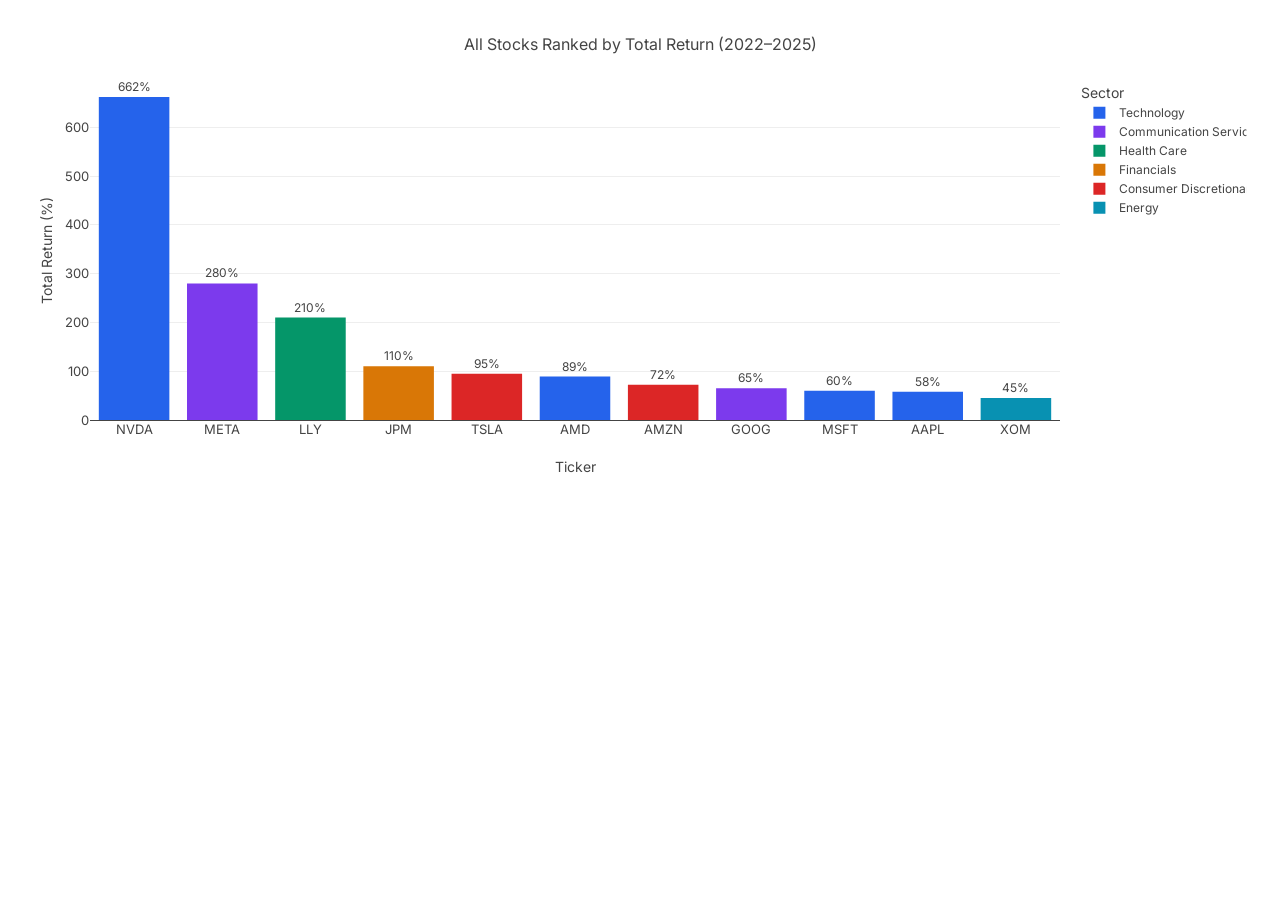
<file: visual2.html>
<!DOCTYPE html>
<html lang="en">
<head>
  <meta charset="UTF-8" />
  <title>Top Stocks by Total Return</title>
  <script src="https://cdn.plot.ly/plotly-2.27.0.min.js"></script>
  <link href="https://fonts.googleapis.com/css2?family=Inter:wght@400;600&display=swap" rel="stylesheet">
  <style>
    body {
      font-family: "Inter", sans-serif;
      margin: 20px;
      background: white;
      color: #111827;
    }
    #chart { width: 100%; height: 460px; }
  </style>
</head>
<body>
  <div id="chart"></div>

  <script>
    const allStocks = [
      { ticker: "NVDA", name: "NVIDIA",         sector: "Technology",              ret: 662 },
      { ticker: "META", name: "Meta",            sector: "Communication Services",  ret: 280 },
      { ticker: "LLY",  name: "Eli Lilly",       sector: "Health Care",             ret: 210 },
      { ticker: "JPM",  name: "JPMorgan Chase",  sector: "Financials",              ret: 110 },
      { ticker: "TSLA", name: "Tesla",           sector: "Consumer Discretionary",  ret: 95  },
      { ticker: "AMD",  name: "AMD",             sector: "Technology",              ret: 89  },
      { ticker: "AMZN", name: "Amazon",          sector: "Consumer Discretionary",  ret: 72  },
      { ticker: "GOOG", name: "Alphabet",        sector: "Communication Services",  ret: 65  },
      { ticker: "MSFT", name: "Microsoft",       sector: "Technology",              ret: 60  },
      { ticker: "AAPL", name: "Apple",           sector: "Technology",              ret: 58  },
      { ticker: "XOM",  name: "Exxon Mobil",     sector: "Energy",                  ret: 45  }
    ];

    const sectorColors = {
      "Technology":             "#2563eb",
      "Communication Services": "#7c3aed",
      "Health Care":            "#059669",
      "Financials":             "#d97706",
      "Consumer Discretionary": "#dc2626",
      "Energy":                 "#0891b2"
    };

    const sorted = [...allStocks].sort((a, b) => b.ret - a.ret);

    // One trace per sector for proper legend
    const sectors = [...new Set(sorted.map(s => s.sector))];
    const traces = sectors.map(sector => {
      const stocks = sorted.filter(s => s.sector === sector);
      return {
        type: "bar",
        name: sector,
        x: stocks.map(s => s.ticker),
        y: stocks.map(s => s.ret),
        text: stocks.map(s => `${s.ret}%`),
        textposition: "outside",
        marker: { color: sectorColors[sector], line: { width: 0 } },
        hovertemplate: "<b>%{x} — %{customdata[0]}</b><br>Sector: " + sector + "<br>Total Return: <b>%{y}%</b><extra></extra>",
        customdata: stocks.map(s => [s.name])
      };
    });

    const layout = {
      title: {
        text: "All Stocks Ranked by Total Return (2022–2025)",
        font: { size: 16, family: "Inter" }
      },
      xaxis: {
        title: "Ticker",
        tickfont: { size: 13 },
        categoryorder: "array",
        categoryarray: sorted.map(s => s.ticker)
      },
      yaxis: {
        title: "Total Return (%)",
        tickfont: { size: 13 },
        rangemode: "tozero"
      },
      legend: {
        title: { text: "Sector" },
        orientation: "v",
        x: 1.02,
        y: 1
      },
      plot_bgcolor: "white",
      paper_bgcolor: "white",
      margin: { t: 60, r: 200, b: 60, l: 70 },
      font: { family: "Inter" },
      barmode: "group"
    };

    Plotly.newPlot("chart", traces, layout, { responsive: true, displayModeBar: false });
  </script>
</body>
</html>
</file>
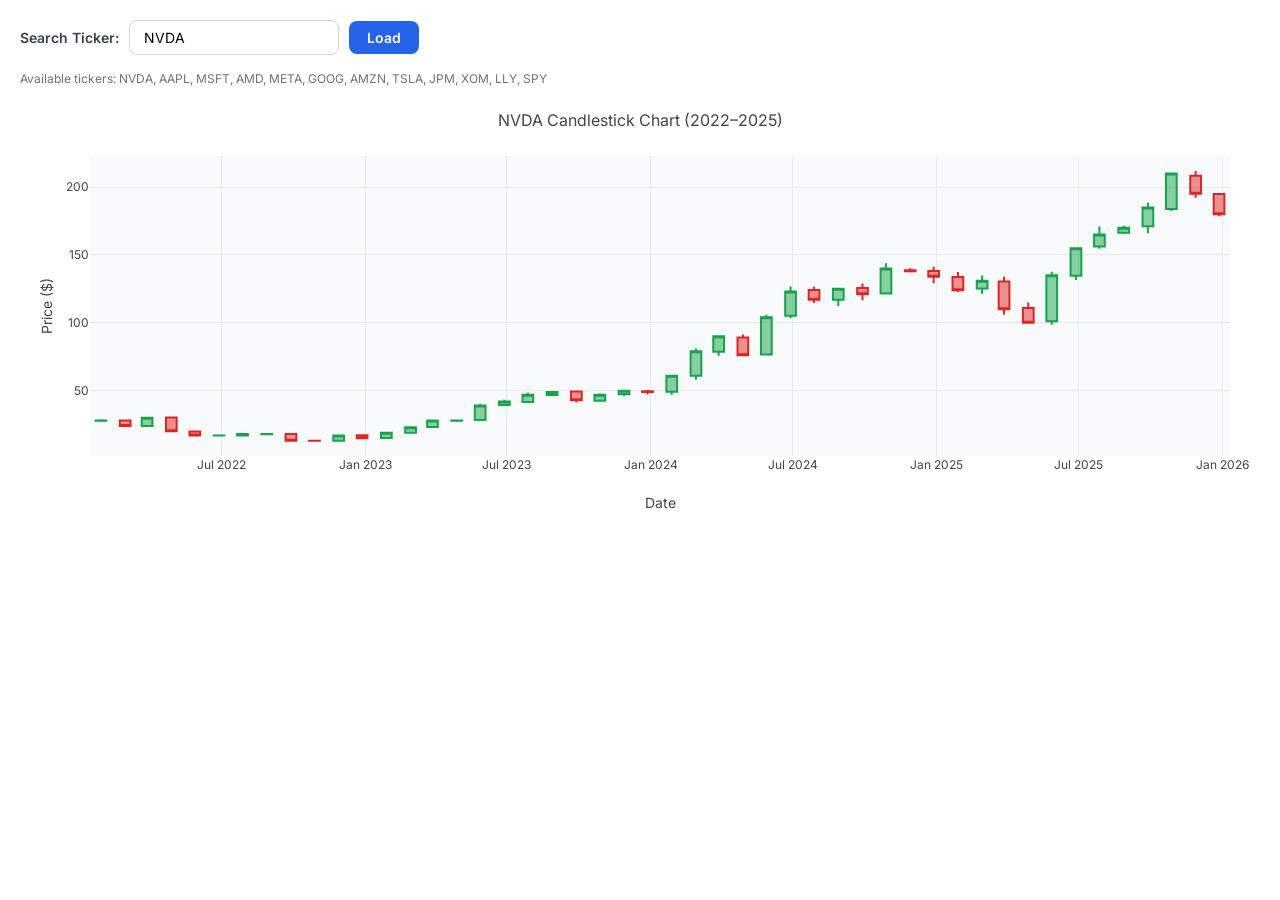
<file: visual3.html>
<!DOCTYPE html>
<html lang="en">
<head>
  <meta charset="UTF-8" />
  <title>Stock Explorer</title>
  <script src="https://cdn.plot.ly/plotly-2.27.0.min.js"></script>
  <link href="https://fonts.googleapis.com/css2?family=Inter:wght@400;600&display=swap" rel="stylesheet">
  <style>
    body {
      font-family: "Inter", sans-serif;
      margin: 20px;
      background: white;
      color: #111827;
    }

    .controls {
      display: flex;
      align-items: center;
      gap: 10px;
      margin-bottom: 16px;
      flex-wrap: wrap;
    }

    label {
      font-weight: 600;
      font-size: 14px;
      color: #374151;
    }

    .search-wrapper {
      position: relative;
    }

    input[type="text"] {
      padding: 8px 14px;
      border: 1px solid #d1d5db;
      border-radius: 8px;
      font-size: 14px;
      font-family: "Inter", sans-serif;
      width: 180px;
      text-transform: uppercase;
    }

    input[type="text"]:focus {
      outline: none;
      border-color: #38bdf8;
    }

    .dropdown {
      position: absolute;
      top: 100%;
      left: 0;
      background: white;
      border: 1px solid #d1d5db;
      border-radius: 8px;
      width: 200px;
      max-height: 200px;
      overflow-y: auto;
      z-index: 100;
      box-shadow: 0 4px 12px rgba(0,0,0,0.1);
      display: none;
    }

    .dropdown-item {
      padding: 8px 14px;
      cursor: pointer;
      font-size: 13px;
    }

    .dropdown-item:hover {
      background: #f0f9ff;
      color: #0284c7;
    }

    button {
      padding: 8px 18px;
      background: #2563eb;
      color: white;
      border: none;
      border-radius: 8px;
      font-size: 14px;
      font-family: "Inter", sans-serif;
      cursor: pointer;
      font-weight: 600;
    }

    button:hover {
      background: #1d4ed8;
    }

    #chart {
      width: 100%;
      height: 420px;
    }

    #error {
      color: #dc2626;
      font-size: 13px;
      display: none;
      margin-top: 4px;
    }

    .available {
      font-size: 12px;
      color: #6b7280;
      margin-bottom: 10px;
    }
  </style>
</head>
<body>

  <div class="controls">
    <label>Search Ticker:</label>
    <div class="search-wrapper">
      <input type="text" id="tickerInput" placeholder="e.g. NVDA" value="NVDA" autocomplete="off" />
      <div class="dropdown" id="dropdown"></div>
    </div>
    <button onclick="loadTicker()">Load</button>
  </div>

  <div id="error">Ticker not found. Available: NVDA, AAPL, MSFT, AMD, META, GOOG, AMZN, TSLA, JPM, XOM, LLY, SPY</div>
  <p class="available">Available tickers: NVDA, AAPL, MSFT, AMD, META, GOOG, AMZN, TSLA, JPM, XOM, LLY, SPY</p>

  <div id="chart"></div>

  <script>
    const TICKERS = ["NVDA","AAPL","MSFT","AMD","META","GOOG","AMZN","TSLA","JPM","XOM","LLY","SPY"];
    let currentTicker = "NVDA";

    const monthlyClose = {
      "NVDA": [
        [2022,1,28],[2022,2,24],[2022,3,30],[2022,4,20],[2022,5,17],[2022,6,17],
        [2022,7,18],[2022,8,18],[2022,9,13],[2022,10,13],[2022,11,17],[2022,12,15],
        [2023,1,19],[2023,2,23],[2023,3,28],[2023,4,28],[2023,5,39],[2023,6,42],
        [2023,7,47],[2023,8,49],[2023,9,43],[2023,10,47],[2023,11,50],[2023,12,49],
        [2024,1,61],[2024,2,79],[2024,3,90],[2024,4,76],[2024,5,104],[2024,6,123],
        [2024,7,117],[2024,8,125],[2024,9,121],[2024,10,140],[2024,11,138],[2024,12,134],
        [2025,1,124],[2025,2,131],[2025,3,110],[2025,4,100],[2025,5,135],[2025,6,155],
        [2025,7,165],[2025,8,170],[2025,9,185],[2025,10,210],[2025,11,195],[2025,12,180]
      ],
      "AAPL": [
        [2022,1,174],[2022,2,165],[2022,3,178],[2022,4,158],[2022,5,149],[2022,6,136],
        [2022,7,162],[2022,8,174],[2022,9,150],[2022,10,153],[2022,11,148],[2022,12,130],
        [2023,1,144],[2023,2,147],[2023,3,160],[2023,4,169],[2023,5,177],[2023,6,189],
        [2023,7,191],[2023,8,187],[2023,9,171],[2023,10,170],[2023,11,191],[2023,12,193],
        [2024,1,184],[2024,2,182],[2024,3,171],[2024,4,170],[2024,5,192],[2024,6,210],
        [2024,7,218],[2024,8,226],[2024,9,233],[2024,10,225],[2024,11,237],[2024,12,248],
        [2025,1,242],[2025,2,241],[2025,3,220],[2025,4,200],[2025,5,215],[2025,6,225],
        [2025,7,235],[2025,8,230],[2025,9,240],[2025,10,250],[2025,11,248],[2025,12,245]
      ],
      "MSFT": [
        [2022,1,296],[2022,2,290],[2022,3,309],[2022,4,277],[2022,5,262],[2022,6,247],
        [2022,7,272],[2022,8,283],[2022,9,234],[2022,10,232],[2022,11,241],[2022,12,239],
        [2023,1,252],[2023,2,255],[2023,3,288],[2023,4,307],[2023,5,328],[2023,6,340],
        [2023,7,337],[2023,8,329],[2023,9,315],[2023,10,330],[2023,11,378],[2023,12,375],
        [2024,1,397],[2024,2,415],[2024,3,420],[2024,4,390],[2024,5,430],[2024,6,446],
        [2024,7,441],[2024,8,424],[2024,9,441],[2024,10,432],[2024,11,423],[2024,12,420],
        [2025,1,435],[2025,2,399],[2025,3,370],[2025,4,380],[2025,5,400],[2025,6,415],
        [2025,7,420],[2025,8,425],[2025,9,430],[2025,10,440],[2025,11,450],[2025,12,455]
      ],
      "AMD": [
        [2022,1,128],[2022,2,119],[2022,3,120],[2022,4,94],[2022,5,89],[2022,6,80],
        [2022,7,96],[2022,8,96],[2022,9,68],[2022,10,58],[2022,11,73],[2022,12,65],
        [2023,1,75],[2023,2,83],[2023,3,97],[2023,4,100],[2023,5,124],[2023,6,115],
        [2023,7,117],[2023,8,107],[2023,9,101],[2023,10,101],[2023,11,121],[2023,12,147],
        [2024,1,175],[2024,2,177],[2024,3,193],[2024,4,149],[2024,5,157],[2024,6,169],
        [2024,7,148],[2024,8,143],[2024,9,163],[2024,10,170],[2024,11,133],[2024,12,122],
        [2025,1,110],[2025,2,100],[2025,3,95],[2025,4,90],[2025,5,105],[2025,6,115],
        [2025,7,120],[2025,8,115],[2025,9,125],[2025,10,130],[2025,11,128],[2025,12,122]
      ],
      "META": [
        [2022,1,308],[2022,2,211],[2022,3,225],[2022,4,179],[2022,5,190],[2022,6,158],
        [2022,7,168],[2022,8,176],[2022,9,134],[2022,10,100],[2022,11,112],[2022,12,120],
        [2023,1,148],[2023,2,183],[2023,3,213],[2023,4,238],[2023,5,261],[2023,6,286],
        [2023,7,317],[2023,8,296],[2023,9,300],[2023,10,301],[2023,11,340],[2023,12,353],
        [2024,1,394],[2024,2,485],[2024,3,519],[2024,4,441],[2024,5,477],[2024,6,502],
        [2024,7,528],[2024,8,530],[2024,9,575],[2024,10,583],[2024,11,573],[2024,12,590],
        [2025,1,700],[2025,2,640],[2025,3,580],[2025,4,530],[2025,5,610],[2025,6,650],
        [2025,7,670],[2025,8,660],[2025,9,680],[2025,10,710],[2025,11,700],[2025,12,690]
      ],
      "GOOG": [
        [2022,1,137],[2022,2,135],[2022,3,140],[2022,4,115],[2022,5,112],[2022,6,110],
        [2022,7,120],[2022,8,118],[2022,9,100],[2022,10,96],[2022,11,99],[2022,12,88],
        [2023,1,97],[2023,2,94],[2023,3,104],[2023,4,107],[2023,5,126],[2023,6,129],
        [2023,7,132],[2023,8,130],[2023,9,132],[2023,10,140],[2023,11,135],[2023,12,140],
        [2024,1,153],[2024,2,170],[2024,3,157],[2024,4,162],[2024,5,175],[2024,6,178],
        [2024,7,178],[2024,8,165],[2024,9,168],[2024,10,182],[2024,11,175],[2024,12,190],
        [2025,1,200],[2025,2,195],[2025,3,155],[2025,4,150],[2025,5,170],[2025,6,180],
        [2025,7,185],[2025,8,182],[2025,9,188],[2025,10,195],[2025,11,192],[2025,12,188]
      ],
      "AMZN": [
        [2022,1,167],[2022,2,150],[2022,3,155],[2022,4,116],[2022,5,110],[2022,6,108],
        [2022,7,134],[2022,8,138],[2022,9,115],[2022,10,105],[2022,11,96],[2022,12,84],
        [2023,1,103],[2023,2,97],[2023,3,103],[2023,4,106],[2023,5,123],[2023,6,130],
        [2023,7,131],[2023,8,133],[2023,9,127],[2023,10,133],[2023,11,148],[2023,12,153],
        [2024,1,171],[2024,2,179],[2024,3,181],[2024,4,176],[2024,5,183],[2024,6,192],
        [2024,7,186],[2024,8,186],[2024,9,196],[2024,10,205],[2024,11,213],[2024,12,225],
        [2025,1,232],[2025,2,210],[2025,3,190],[2025,4,175],[2025,5,198],[2025,6,215],
        [2025,7,220],[2025,8,218],[2025,9,225],[2025,10,235],[2025,11,230],[2025,12,228]
      ],
      "TSLA": [
        [2022,1,312],[2022,2,290],[2022,3,360],[2022,4,290],[2022,5,252],[2022,6,224],
        [2022,7,298],[2022,8,300],[2022,9,265],[2022,10,200],[2022,11,181],[2022,12,123],
        [2023,1,161],[2023,2,188],[2023,3,207],[2023,4,160],[2023,5,203],[2023,6,262],
        [2023,7,274],[2023,8,245],[2023,9,250],[2023,10,200],[2023,11,234],[2023,12,248],
        [2024,1,184],[2024,2,200],[2024,3,175],[2024,4,147],[2024,5,178],[2024,6,197],
        [2024,7,232],[2024,8,215],[2024,9,249],[2024,10,250],[2024,11,352],[2024,12,404],
        [2025,1,390],[2025,2,330],[2025,3,276],[2025,4,250],[2025,5,310],[2025,6,340],
        [2025,7,350],[2025,8,345],[2025,9,360],[2025,10,380],[2025,11,370],[2025,12,360]
      ],
      "JPM": [
        [2022,1,163],[2022,2,158],[2022,3,140],[2022,4,126],[2022,5,119],[2022,6,111],
        [2022,7,118],[2022,8,120],[2022,9,108],[2022,10,120],[2022,11,131],[2022,12,134],
        [2023,1,140],[2023,2,140],[2023,3,128],[2023,4,138],[2023,5,138],[2023,6,147],
        [2023,7,155],[2023,8,148],[2023,9,148],[2023,10,143],[2023,11,163],[2023,12,170],
        [2024,1,169],[2024,2,188],[2024,3,205],[2024,4,191],[2024,5,207],[2024,6,210],
        [2024,7,219],[2024,8,221],[2024,9,225],[2024,10,226],[2024,11,248],[2024,12,241],
        [2025,1,254],[2025,2,260],[2025,3,240],[2025,4,230],[2025,5,255],[2025,6,270],
        [2025,7,275],[2025,8,272],[2025,9,280],[2025,10,290],[2025,11,285],[2025,12,280]
      ],
      "XOM": [
        [2022,1,82],[2022,2,88],[2022,3,88],[2022,4,88],[2022,5,97],[2022,6,90],
        [2022,7,90],[2022,8,97],[2022,9,95],[2022,10,113],[2022,11,111],[2022,12,110],
        [2023,1,113],[2023,2,111],[2023,3,105],[2023,4,106],[2023,5,109],[2023,6,105],
        [2023,7,107],[2023,8,112],[2023,9,117],[2023,10,107],[2023,11,105],[2023,12,101],
        [2024,1,104],[2024,2,107],[2024,3,118],[2024,4,118],[2024,5,118],[2024,6,112],
        [2024,7,112],[2024,8,118],[2024,9,119],[2024,10,120],[2024,11,117],[2024,12,110],
        [2025,1,114],[2025,2,112],[2025,3,108],[2025,4,105],[2025,5,112],[2025,6,115],
        [2025,7,118],[2025,8,116],[2025,9,120],[2025,10,122],[2025,11,120],[2025,12,118]
      ],
      "LLY": [
        [2022,1,268],[2022,2,266],[2022,3,289],[2022,4,296],[2022,5,300],[2022,6,280],
        [2022,7,302],[2022,8,320],[2022,9,302],[2022,10,337],[2022,11,358],[2022,12,374],
        [2023,1,378],[2023,2,342],[2023,3,351],[2023,4,390],[2023,5,432],[2023,6,465],
        [2023,7,490],[2023,8,530],[2023,9,582],[2023,10,600],[2023,11,591],[2023,12,582],
        [2024,1,638],[2024,2,768],[2024,3,790],[2024,4,700],[2024,5,830],[2024,6,895],
        [2024,7,870],[2024,8,920],[2024,9,880],[2024,10,837],[2024,11,803],[2024,12,790],
        [2025,1,830],[2025,2,820],[2025,3,800],[2025,4,780],[2025,5,810],[2025,6,835],
        [2025,7,850],[2025,8,840],[2025,9,860],[2025,10,875],[2025,11,870],[2025,12,860]
      ],
      "SPY": [
        [2022,1,452],[2022,2,437],[2022,3,452],[2022,4,414],[2022,5,412],[2022,6,381],
        [2022,7,413],[2022,8,411],[2022,9,362],[2022,10,387],[2022,11,401],[2022,12,382],
        [2023,1,412],[2023,2,397],[2023,3,413],[2023,4,415],[2023,5,421],[2023,6,447],
        [2023,7,455],[2023,8,439],[2023,9,427],[2023,10,419],[2023,11,455],[2023,12,476],
        [2024,1,490],[2024,2,511],[2024,3,523],[2024,4,500],[2024,5,530],[2024,6,546],
        [2024,7,554],[2024,8,561],[2024,9,572],[2024,10,571],[2024,11,600],[2024,12,590],
        [2025,1,596],[2025,2,580],[2025,3,549],[2025,4,510],[2025,5,565],[2025,6,600],
        [2025,7,610],[2025,8,605],[2025,9,620],[2025,10,635],[2025,11,628],[2025,12,620]
      ]
    };

    function generateOHLC(ticker) {
      const closes = monthlyClose[ticker];
      return closes.map(([y, m, c], i) => {
        const prev = i > 0 ? closes[i - 1][2] : c;
        const noise = c * 0.04;
        const open = prev + (Math.random() - 0.5) * noise * 0.5;
        const high = Math.max(open, c) + Math.random() * noise;
        const low = Math.min(open, c) - Math.random() * noise;
        const date = `${y}-${String(m).padStart(2, "0")}-28`;
        return {
          date,
          open: +open.toFixed(2),
          high: +high.toFixed(2),
          low: +low.toFixed(2),
          close: c
        };
      });
    }

    function renderCandle(ticker) {
      const ohlc = generateOHLC(ticker);

      const trace = {
        type: "candlestick",
        x: ohlc.map(d => d.date),
        open: ohlc.map(d => d.open),
        high: ohlc.map(d => d.high),
        low: ohlc.map(d => d.low),
        close: ohlc.map(d => d.close),
        increasing: { line: { color: "#16a34a" } },
        decreasing: { line: { color: "#dc2626" } }
      };

      const layout = {
        title: { text: `${ticker} Candlestick Chart (2022–2025)`, font: { size: 16, family: "Inter" } },
        xaxis: { title: "Date", rangeslider: { visible: false } },
        yaxis: { title: "Price ($)" },
        plot_bgcolor: "#f8fafc",
        paper_bgcolor: "white",
        margin: { t: 60, r: 30, b: 60, l: 70 },
        font: { family: "Inter" }
      };

      Plotly.newPlot("chart", [trace], layout, { responsive: true });
    }

    function loadTicker() {
      const val = document.getElementById("tickerInput").value.trim().toUpperCase();
      const err = document.getElementById("error");

      if (!TICKERS.includes(val)) {
        err.style.display = "block";
        return;
      }

      err.style.display = "none";
      currentTicker = val;
      renderCandle(val);
    }

    const input = document.getElementById("tickerInput");
    const dropdown = document.getElementById("dropdown");

    input.addEventListener("input", () => {
      const q = input.value.toUpperCase();
      const matches = TICKERS.filter(t => t.startsWith(q));

      if (matches.length && q.length > 0) {
        dropdown.innerHTML = matches.map(t =>
          `<div class="dropdown-item" onclick="selectTicker('${t}')">${t}</div>`
        ).join("");
        dropdown.style.display = "block";
      } else {
        dropdown.style.display = "none";
      }
    });

    input.addEventListener("keydown", e => {
      if (e.key === "Enter") {
        loadTicker();
        dropdown.style.display = "none";
      }
    });

    document.addEventListener("click", e => {
      if (!e.target.closest(".search-wrapper")) dropdown.style.display = "none";
    });

    function selectTicker(t) {
      input.value = t;
      dropdown.style.display = "none";
      currentTicker = t;
      renderCandle(t);
    }

    renderCandle("NVDA");
  </script>
</body>
</html>
</file>
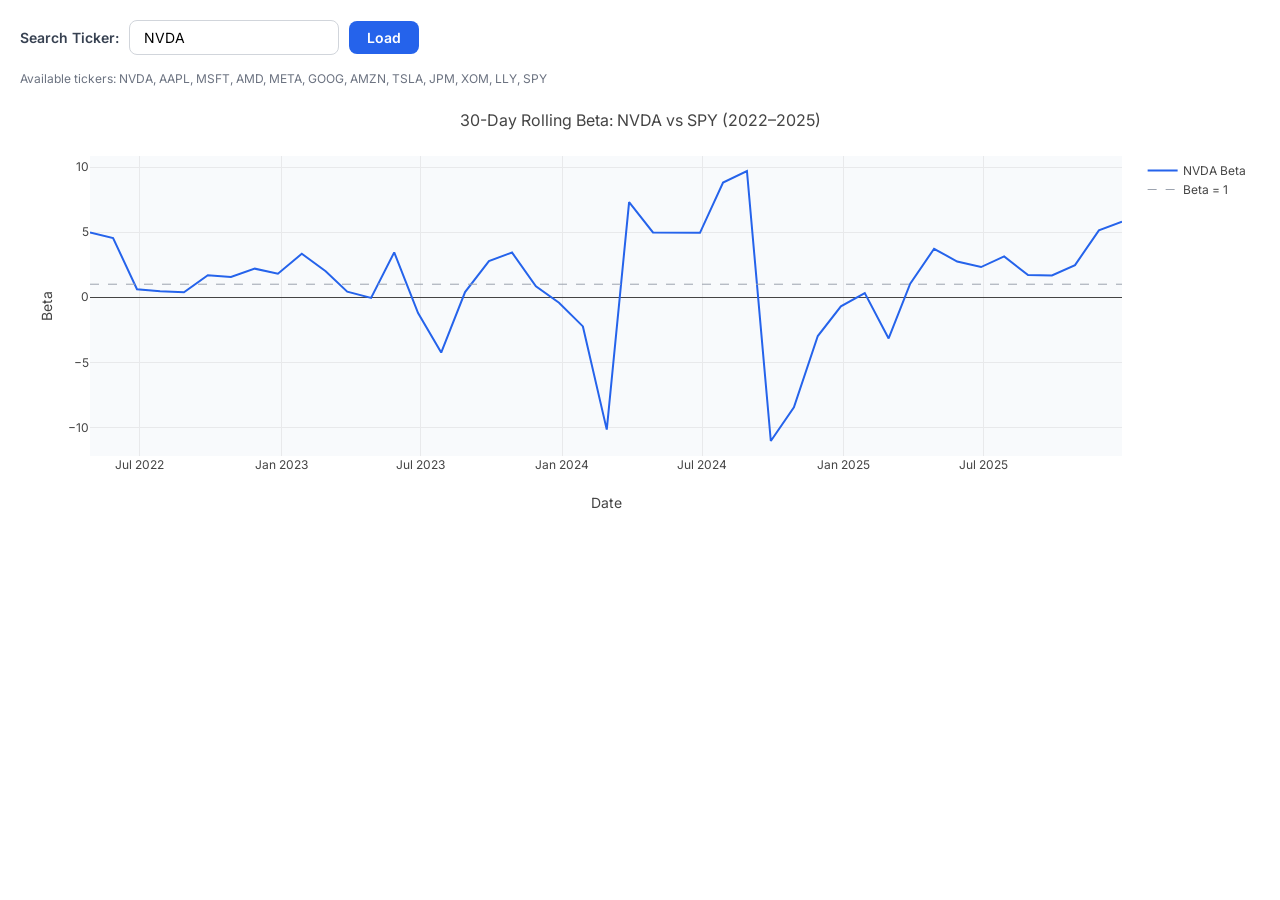
<file: visual4.html>
<!DOCTYPE html>
<html lang="en">
<head>
  <meta charset="UTF-8" />
  <title>Stock Explorer</title>
  <script src="https://cdn.plot.ly/plotly-2.27.0.min.js"></script>
  <link href="https://fonts.googleapis.com/css2?family=Inter:wght@400;600&display=swap" rel="stylesheet">
  <style>
    body {
      font-family: "Inter", sans-serif;
      margin: 20px;
      background: white;
      color: #111827;
    }

    .controls {
      display: flex;
      align-items: center;
      gap: 10px;
      margin-bottom: 16px;
      flex-wrap: wrap;
    }

    label {
      font-weight: 600;
      font-size: 14px;
      color: #374151;
    }

    .search-wrapper {
      position: relative;
    }

    input[type="text"] {
      padding: 8px 14px;
      border: 1px solid #d1d5db;
      border-radius: 8px;
      font-size: 14px;
      font-family: "Inter", sans-serif;
      width: 180px;
      text-transform: uppercase;
    }

    input[type="text"]:focus {
      outline: none;
      border-color: #38bdf8;
    }

    .dropdown {
      position: absolute;
      top: 100%;
      left: 0;
      background: white;
      border: 1px solid #d1d5db;
      border-radius: 8px;
      width: 200px;
      max-height: 200px;
      overflow-y: auto;
      z-index: 100;
      box-shadow: 0 4px 12px rgba(0,0,0,0.1);
      display: none;
    }

    .dropdown-item {
      padding: 8px 14px;
      cursor: pointer;
      font-size: 13px;
    }

    .dropdown-item:hover {
      background: #f0f9ff;
      color: #0284c7;
    }

    button {
      padding: 8px 18px;
      background: #2563eb;
      color: white;
      border: none;
      border-radius: 8px;
      font-size: 14px;
      font-family: "Inter", sans-serif;
      cursor: pointer;
      font-weight: 600;
    }

    button:hover {
      background: #1d4ed8;
    }

    #chart {
      width: 100%;
      height: 420px;
    }

    #error {
      color: #dc2626;
      font-size: 13px;
      display: none;
      margin-top: 4px;
    }

    .available {
      font-size: 12px;
      color: #6b7280;
      margin-bottom: 10px;
    }
  </style>
</head>
<body>

  <div class="controls">
    <label>Search Ticker:</label>
    <div class="search-wrapper">
      <input type="text" id="tickerInput" placeholder="e.g. NVDA" value="NVDA" autocomplete="off" />
      <div class="dropdown" id="dropdown"></div>
    </div>
    <button onclick="loadTicker()">Load</button>
  </div>

  <div id="error">Ticker not found. Available: NVDA, AAPL, MSFT, AMD, META, GOOG, AMZN, TSLA, JPM, XOM, LLY, SPY</div>
  <p class="available">Available tickers: NVDA, AAPL, MSFT, AMD, META, GOOG, AMZN, TSLA, JPM, XOM, LLY, SPY</p>

  <div id="chart"></div>

  <script>
    const TICKERS = ["NVDA","AAPL","MSFT","AMD","META","GOOG","AMZN","TSLA","JPM","XOM","LLY","SPY"];
    let currentTicker = "NVDA";

    const monthlyClose = {
      "NVDA": [
        [2022,1,28],[2022,2,24],[2022,3,30],[2022,4,20],[2022,5,17],[2022,6,17],
        [2022,7,18],[2022,8,18],[2022,9,13],[2022,10,13],[2022,11,17],[2022,12,15],
        [2023,1,19],[2023,2,23],[2023,3,28],[2023,4,28],[2023,5,39],[2023,6,42],
        [2023,7,47],[2023,8,49],[2023,9,43],[2023,10,47],[2023,11,50],[2023,12,49],
        [2024,1,61],[2024,2,79],[2024,3,90],[2024,4,76],[2024,5,104],[2024,6,123],
        [2024,7,117],[2024,8,125],[2024,9,121],[2024,10,140],[2024,11,138],[2024,12,134],
        [2025,1,124],[2025,2,131],[2025,3,110],[2025,4,100],[2025,5,135],[2025,6,155],
        [2025,7,165],[2025,8,170],[2025,9,185],[2025,10,210],[2025,11,195],[2025,12,180]
      ],
      "AAPL": [
        [2022,1,174],[2022,2,165],[2022,3,178],[2022,4,158],[2022,5,149],[2022,6,136],
        [2022,7,162],[2022,8,174],[2022,9,150],[2022,10,153],[2022,11,148],[2022,12,130],
        [2023,1,144],[2023,2,147],[2023,3,160],[2023,4,169],[2023,5,177],[2023,6,189],
        [2023,7,191],[2023,8,187],[2023,9,171],[2023,10,170],[2023,11,191],[2023,12,193],
        [2024,1,184],[2024,2,182],[2024,3,171],[2024,4,170],[2024,5,192],[2024,6,210],
        [2024,7,218],[2024,8,226],[2024,9,233],[2024,10,225],[2024,11,237],[2024,12,248],
        [2025,1,242],[2025,2,241],[2025,3,220],[2025,4,200],[2025,5,215],[2025,6,225],
        [2025,7,235],[2025,8,230],[2025,9,240],[2025,10,250],[2025,11,248],[2025,12,245]
      ],
      "MSFT": [
        [2022,1,296],[2022,2,290],[2022,3,309],[2022,4,277],[2022,5,262],[2022,6,247],
        [2022,7,272],[2022,8,283],[2022,9,234],[2022,10,232],[2022,11,241],[2022,12,239],
        [2023,1,252],[2023,2,255],[2023,3,288],[2023,4,307],[2023,5,328],[2023,6,340],
        [2023,7,337],[2023,8,329],[2023,9,315],[2023,10,330],[2023,11,378],[2023,12,375],
        [2024,1,397],[2024,2,415],[2024,3,420],[2024,4,390],[2024,5,430],[2024,6,446],
        [2024,7,441],[2024,8,424],[2024,9,441],[2024,10,432],[2024,11,423],[2024,12,420],
        [2025,1,435],[2025,2,399],[2025,3,370],[2025,4,380],[2025,5,400],[2025,6,415],
        [2025,7,420],[2025,8,425],[2025,9,430],[2025,10,440],[2025,11,450],[2025,12,455]
      ],
      "AMD": [
        [2022,1,128],[2022,2,119],[2022,3,120],[2022,4,94],[2022,5,89],[2022,6,80],
        [2022,7,96],[2022,8,96],[2022,9,68],[2022,10,58],[2022,11,73],[2022,12,65],
        [2023,1,75],[2023,2,83],[2023,3,97],[2023,4,100],[2023,5,124],[2023,6,115],
        [2023,7,117],[2023,8,107],[2023,9,101],[2023,10,101],[2023,11,121],[2023,12,147],
        [2024,1,175],[2024,2,177],[2024,3,193],[2024,4,149],[2024,5,157],[2024,6,169],
        [2024,7,148],[2024,8,143],[2024,9,163],[2024,10,170],[2024,11,133],[2024,12,122],
        [2025,1,110],[2025,2,100],[2025,3,95],[2025,4,90],[2025,5,105],[2025,6,115],
        [2025,7,120],[2025,8,115],[2025,9,125],[2025,10,130],[2025,11,128],[2025,12,122]
      ],
      "META": [
        [2022,1,308],[2022,2,211],[2022,3,225],[2022,4,179],[2022,5,190],[2022,6,158],
        [2022,7,168],[2022,8,176],[2022,9,134],[2022,10,100],[2022,11,112],[2022,12,120],
        [2023,1,148],[2023,2,183],[2023,3,213],[2023,4,238],[2023,5,261],[2023,6,286],
        [2023,7,317],[2023,8,296],[2023,9,300],[2023,10,301],[2023,11,340],[2023,12,353],
        [2024,1,394],[2024,2,485],[2024,3,519],[2024,4,441],[2024,5,477],[2024,6,502],
        [2024,7,528],[2024,8,530],[2024,9,575],[2024,10,583],[2024,11,573],[2024,12,590],
        [2025,1,700],[2025,2,640],[2025,3,580],[2025,4,530],[2025,5,610],[2025,6,650],
        [2025,7,670],[2025,8,660],[2025,9,680],[2025,10,710],[2025,11,700],[2025,12,690]
      ],
      "GOOG": [
        [2022,1,137],[2022,2,135],[2022,3,140],[2022,4,115],[2022,5,112],[2022,6,110],
        [2022,7,120],[2022,8,118],[2022,9,100],[2022,10,96],[2022,11,99],[2022,12,88],
        [2023,1,97],[2023,2,94],[2023,3,104],[2023,4,107],[2023,5,126],[2023,6,129],
        [2023,7,132],[2023,8,130],[2023,9,132],[2023,10,140],[2023,11,135],[2023,12,140],
        [2024,1,153],[2024,2,170],[2024,3,157],[2024,4,162],[2024,5,175],[2024,6,178],
        [2024,7,178],[2024,8,165],[2024,9,168],[2024,10,182],[2024,11,175],[2024,12,190],
        [2025,1,200],[2025,2,195],[2025,3,155],[2025,4,150],[2025,5,170],[2025,6,180],
        [2025,7,185],[2025,8,182],[2025,9,188],[2025,10,195],[2025,11,192],[2025,12,188]
      ],
      "AMZN": [
        [2022,1,167],[2022,2,150],[2022,3,155],[2022,4,116],[2022,5,110],[2022,6,108],
        [2022,7,134],[2022,8,138],[2022,9,115],[2022,10,105],[2022,11,96],[2022,12,84],
        [2023,1,103],[2023,2,97],[2023,3,103],[2023,4,106],[2023,5,123],[2023,6,130],
        [2023,7,131],[2023,8,133],[2023,9,127],[2023,10,133],[2023,11,148],[2023,12,153],
        [2024,1,171],[2024,2,179],[2024,3,181],[2024,4,176],[2024,5,183],[2024,6,192],
        [2024,7,186],[2024,8,186],[2024,9,196],[2024,10,205],[2024,11,213],[2024,12,225],
        [2025,1,232],[2025,2,210],[2025,3,190],[2025,4,175],[2025,5,198],[2025,6,215],
        [2025,7,220],[2025,8,218],[2025,9,225],[2025,10,235],[2025,11,230],[2025,12,228]
      ],
      "TSLA": [
        [2022,1,312],[2022,2,290],[2022,3,360],[2022,4,290],[2022,5,252],[2022,6,224],
        [2022,7,298],[2022,8,300],[2022,9,265],[2022,10,200],[2022,11,181],[2022,12,123],
        [2023,1,161],[2023,2,188],[2023,3,207],[2023,4,160],[2023,5,203],[2023,6,262],
        [2023,7,274],[2023,8,245],[2023,9,250],[2023,10,200],[2023,11,234],[2023,12,248],
        [2024,1,184],[2024,2,200],[2024,3,175],[2024,4,147],[2024,5,178],[2024,6,197],
        [2024,7,232],[2024,8,215],[2024,9,249],[2024,10,250],[2024,11,352],[2024,12,404],
        [2025,1,390],[2025,2,330],[2025,3,276],[2025,4,250],[2025,5,310],[2025,6,340],
        [2025,7,350],[2025,8,345],[2025,9,360],[2025,10,380],[2025,11,370],[2025,12,360]
      ],
      "JPM": [
        [2022,1,163],[2022,2,158],[2022,3,140],[2022,4,126],[2022,5,119],[2022,6,111],
        [2022,7,118],[2022,8,120],[2022,9,108],[2022,10,120],[2022,11,131],[2022,12,134],
        [2023,1,140],[2023,2,140],[2023,3,128],[2023,4,138],[2023,5,138],[2023,6,147],
        [2023,7,155],[2023,8,148],[2023,9,148],[2023,10,143],[2023,11,163],[2023,12,170],
        [2024,1,169],[2024,2,188],[2024,3,205],[2024,4,191],[2024,5,207],[2024,6,210],
        [2024,7,219],[2024,8,221],[2024,9,225],[2024,10,226],[2024,11,248],[2024,12,241],
        [2025,1,254],[2025,2,260],[2025,3,240],[2025,4,230],[2025,5,255],[2025,6,270],
        [2025,7,275],[2025,8,272],[2025,9,280],[2025,10,290],[2025,11,285],[2025,12,280]
      ],
      "XOM": [
        [2022,1,82],[2022,2,88],[2022,3,88],[2022,4,88],[2022,5,97],[2022,6,90],
        [2022,7,90],[2022,8,97],[2022,9,95],[2022,10,113],[2022,11,111],[2022,12,110],
        [2023,1,113],[2023,2,111],[2023,3,105],[2023,4,106],[2023,5,109],[2023,6,105],
        [2023,7,107],[2023,8,112],[2023,9,117],[2023,10,107],[2023,11,105],[2023,12,101],
        [2024,1,104],[2024,2,107],[2024,3,118],[2024,4,118],[2024,5,118],[2024,6,112],
        [2024,7,112],[2024,8,118],[2024,9,119],[2024,10,120],[2024,11,117],[2024,12,110],
        [2025,1,114],[2025,2,112],[2025,3,108],[2025,4,105],[2025,5,112],[2025,6,115],
        [2025,7,118],[2025,8,116],[2025,9,120],[2025,10,122],[2025,11,120],[2025,12,118]
      ],
      "LLY": [
        [2022,1,268],[2022,2,266],[2022,3,289],[2022,4,296],[2022,5,300],[2022,6,280],
        [2022,7,302],[2022,8,320],[2022,9,302],[2022,10,337],[2022,11,358],[2022,12,374],
        [2023,1,378],[2023,2,342],[2023,3,351],[2023,4,390],[2023,5,432],[2023,6,465],
        [2023,7,490],[2023,8,530],[2023,9,582],[2023,10,600],[2023,11,591],[2023,12,582],
        [2024,1,638],[2024,2,768],[2024,3,790],[2024,4,700],[2024,5,830],[2024,6,895],
        [2024,7,870],[2024,8,920],[2024,9,880],[2024,10,837],[2024,11,803],[2024,12,790],
        [2025,1,830],[2025,2,820],[2025,3,800],[2025,4,780],[2025,5,810],[2025,6,835],
        [2025,7,850],[2025,8,840],[2025,9,860],[2025,10,875],[2025,11,870],[2025,12,860]
      ],
      "SPY": [
        [2022,1,452],[2022,2,437],[2022,3,452],[2022,4,414],[2022,5,412],[2022,6,381],
        [2022,7,413],[2022,8,411],[2022,9,362],[2022,10,387],[2022,11,401],[2022,12,382],
        [2023,1,412],[2023,2,397],[2023,3,413],[2023,4,415],[2023,5,421],[2023,6,447],
        [2023,7,455],[2023,8,439],[2023,9,427],[2023,10,419],[2023,11,455],[2023,12,476],
        [2024,1,490],[2024,2,511],[2024,3,523],[2024,4,500],[2024,5,530],[2024,6,546],
        [2024,7,554],[2024,8,561],[2024,9,572],[2024,10,571],[2024,11,600],[2024,12,590],
        [2025,1,596],[2025,2,580],[2025,3,549],[2025,4,510],[2025,5,565],[2025,6,600],
        [2025,7,610],[2025,8,605],[2025,9,620],[2025,10,635],[2025,11,628],[2025,12,620]
      ]
    };

    function generateBeta(ticker) {
      const closes = monthlyClose[ticker];
      const spy = monthlyClose["SPY"];
      const results = [];

      for (let i = 3; i < closes.length; i++) {
        const [y, m] = closes[i];
        const date = `${y}-${String(m).padStart(2, "0")}-28`;

        const stockReturns = [];
        const spyReturns = [];

        for (let j = i - 2; j <= i; j++) {
          stockReturns.push((closes[j][2] - closes[j - 1][2]) / closes[j - 1][2]);
          spyReturns.push((spy[j][2] - spy[j - 1][2]) / spy[j - 1][2]);
        }

        const meanStock = stockReturns.reduce((a, b) => a + b, 0) / stockReturns.length;
        const meanSpy = spyReturns.reduce((a, b) => a + b, 0) / spyReturns.length;

        let cov = 0;
        let variance = 0;

        for (let k = 0; k < stockReturns.length; k++) {
          cov += (stockReturns[k] - meanStock) * (spyReturns[k] - meanSpy);
          variance += (spyReturns[k] - meanSpy) ** 2;
        }

        const beta = variance !== 0 ? cov / variance : 1;
        results.push({ date, beta: +beta.toFixed(3) });
      }

      return results;
    }

    function renderBeta(ticker) {
      const bdata = generateBeta(ticker);

      const trace = {
        type: "scatter",
        mode: "lines",
        x: bdata.map(d => d.date),
        y: bdata.map(d => d.beta),
        line: { color: "#2563eb", width: 2 },
        name: `${ticker} Beta`
      };

      const baseline = {
        type: "scatter",
        mode: "lines",
        x: [bdata[0]?.date, bdata[bdata.length - 1]?.date],
        y: [1, 1],
        line: { color: "#9ca3af", width: 1, dash: "dash" },
        name: "Beta = 1"
      };

      const layout = {
        title: { text: `30-Day Rolling Beta: ${ticker} vs SPY (2022–2025)`, font: { size: 16, family: "Inter" } },
        xaxis: { title: "Date" },
        yaxis: { title: "Beta" },
        plot_bgcolor: "#f8fafc",
        paper_bgcolor: "white",
        margin: { t: 60, r: 30, b: 60, l: 70 },
        font: { family: "Inter" },
        showlegend: true
      };

      Plotly.newPlot("chart", [trace, baseline], layout, { responsive: true });
    }

    function loadTicker() {
      const val = document.getElementById("tickerInput").value.trim().toUpperCase();
      const err = document.getElementById("error");

      if (!TICKERS.includes(val)) {
        err.style.display = "block";
        return;
      }

      err.style.display = "none";
      currentTicker = val;
      renderBeta(val);
    }

    const input = document.getElementById("tickerInput");
    const dropdown = document.getElementById("dropdown");

    input.addEventListener("input", () => {
      const q = input.value.toUpperCase();
      const matches = TICKERS.filter(t => t.startsWith(q));

      if (matches.length && q.length > 0) {
        dropdown.innerHTML = matches.map(t =>
          `<div class="dropdown-item" onclick="selectTicker('${t}')">${t}</div>`
        ).join("");
        dropdown.style.display = "block";
      } else {
        dropdown.style.display = "none";
      }
    });

    input.addEventListener("keydown", e => {
      if (e.key === "Enter") {
        loadTicker();
        dropdown.style.display = "none";
      }
    });

    document.addEventListener("click", e => {
      if (!e.target.closest(".search-wrapper")) dropdown.style.display = "none";
    });

    function selectTicker(t) {
      input.value = t;
      dropdown.style.display = "none";
      currentTicker = t;
      renderBeta(t);
    }

    renderBeta("NVDA");
  </script>
</body>
</html>
</file>
